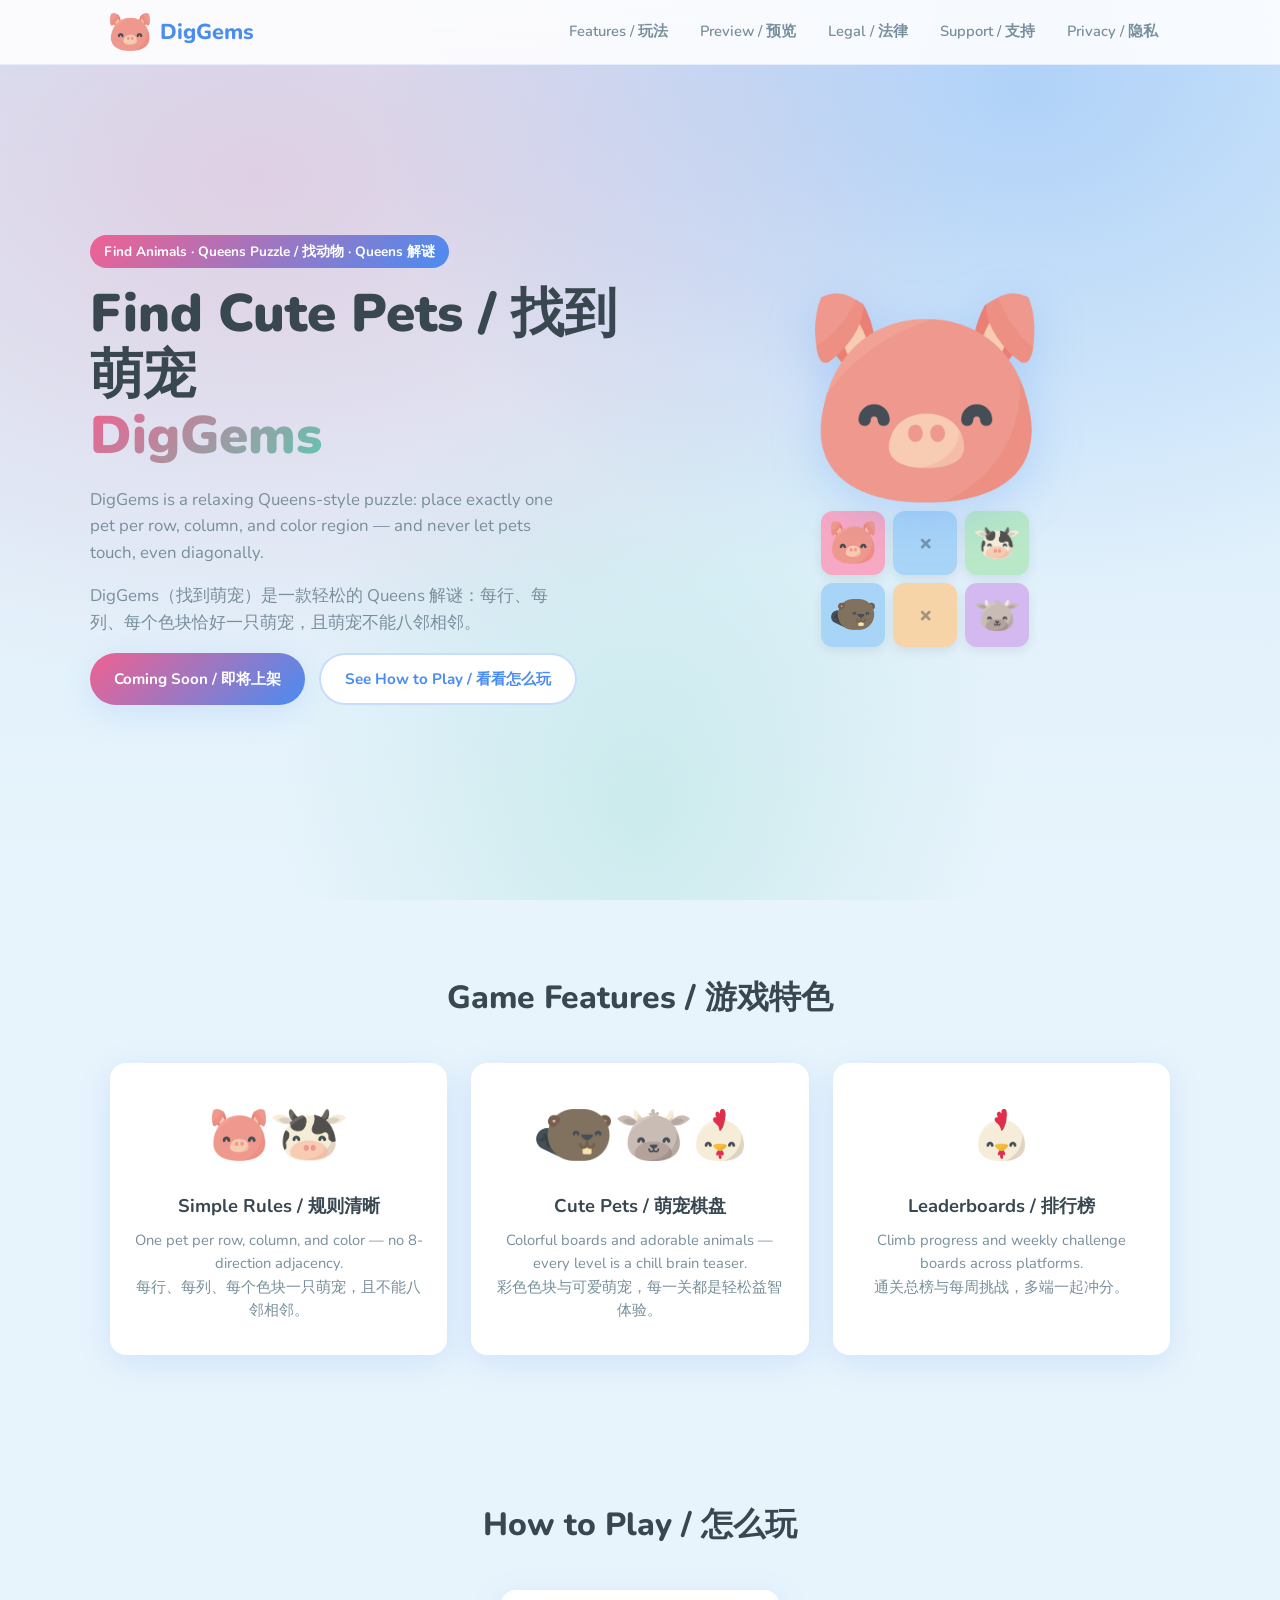
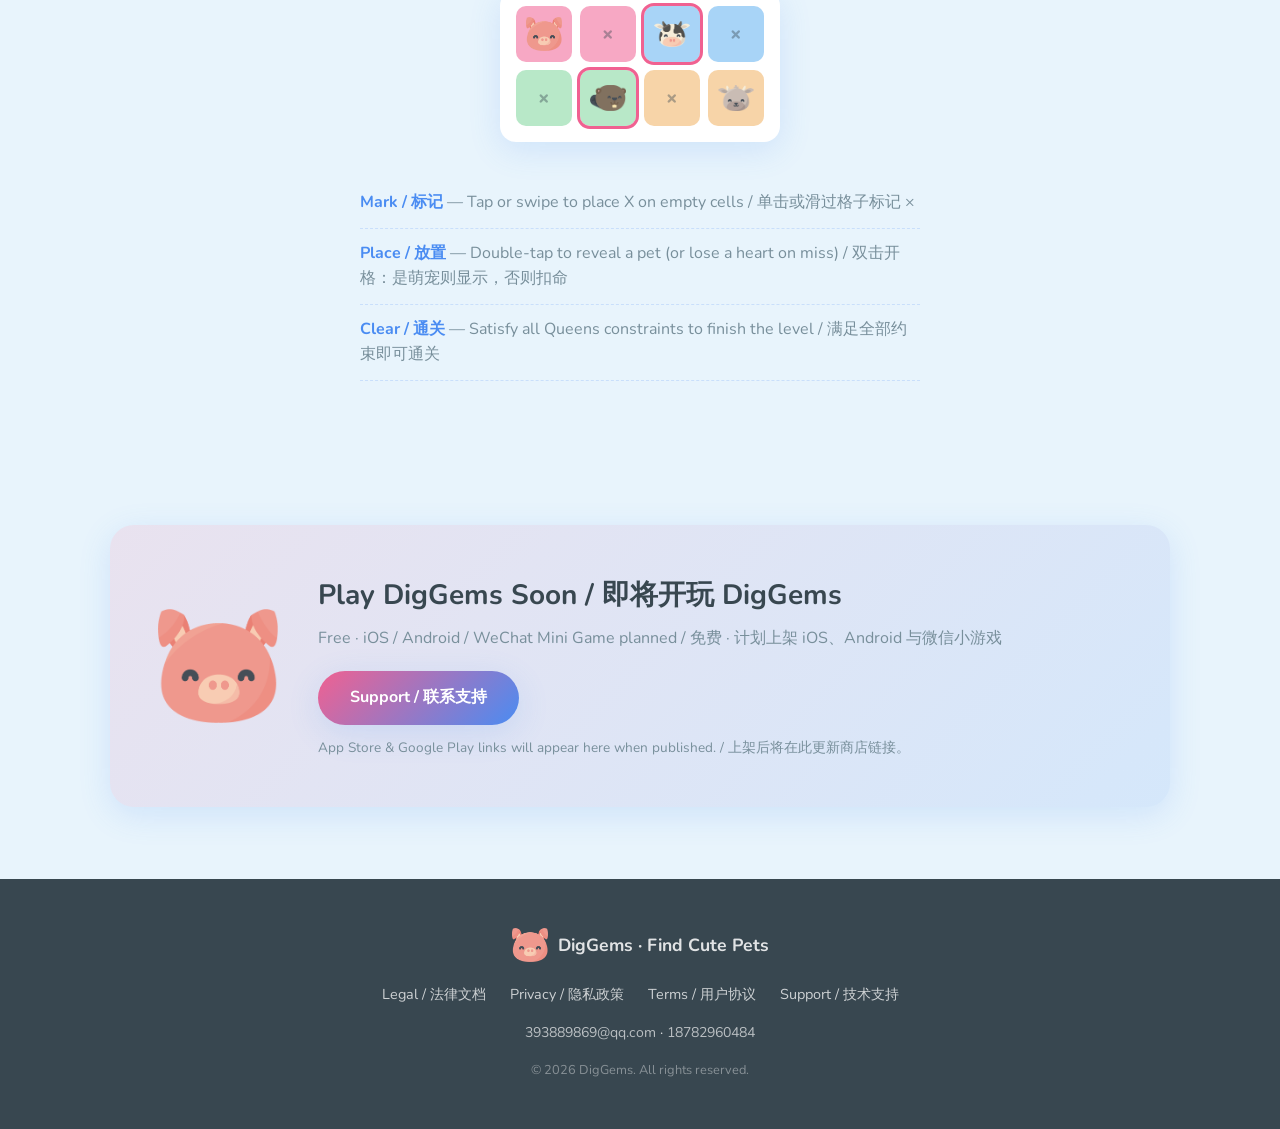
<file: index.html>
<!DOCTYPE html>
<html lang="zh-CN">
<head>
  <meta charset="UTF-8">
  <meta name="viewport" content="width=device-width, initial-scale=1.0">
  <meta name="description" content="DigGems (找到萌宠 / Find Cute Pets) — Queens-style animal puzzle. Place pets with row, column, and color rules. / 找动物 Queens 解谜休闲游戏。">
  <title>DigGems — Find Cute Pets | 找到萌宠</title>
  <link rel="preconnect" href="https://fonts.googleapis.com">
  <link rel="preconnect" href="https://fonts.gstatic.com" crossorigin>
  <link href="https://fonts.googleapis.com/css2?family=Nunito:wght@600;700;800;900&display=swap" rel="stylesheet">
  <link rel="stylesheet" href="game.css">
  <link rel="icon" href="assets/mascot.png">
</head>
<body>
  <header class="site-header">
    <div class="header-inner">
      <a href="index.html" class="logo">
        <img src="assets/mascot.png" alt="DigGems" class="logo-cat">
        <span>DigGems</span>
      </a>
      <nav class="header-nav">
        <a href="index.html#features">Features / 玩法</a>
        <a href="index.html#preview">Preview / 预览</a>
        <a href="legal.html">Legal / 法律</a>
        <a href="support.html">Support / 支持</a>
        <a href="privacy.html">Privacy / 隐私</a>
      </nav>
    </div>
  </header>

  <section class="hero">
    <div class="hero-bg"></div>
    <div class="hero-content">
      <div class="hero-text">
        <p class="hero-tag">Find Animals · Queens Puzzle / 找动物 · Queens 解谜</p>
        <h1>Find Cute Pets / 找到萌宠<br><span class="highlight">DigGems</span></h1>
        <p class="hero-desc">DigGems is a relaxing Queens-style puzzle: place exactly one pet per row, column, and color region — and never let pets touch, even diagonally.</p>
        <p class="hero-desc">DigGems（找到萌宠）是一款轻松的 Queens 解谜：每行、每列、每个色块恰好一只萌宠，且萌宠不能八邻相邻。</p>
        <div class="hero-actions">
          <a href="#download" class="btn btn-primary">Coming Soon / 即将上架</a>
          <a href="#preview" class="btn btn-secondary">See How to Play / 看看怎么玩</a>
        </div>
      </div>
      <div class="hero-mascot">
        <img src="assets/mascot.png" alt="DigGems mascot" class="cat-float">
        <div class="hero-demo-grid" aria-hidden="true">
          <div class="demo-cell" style="--cell:1;background:#f7a8c4"><img src="assets/mascot.png" alt=""></div>
          <div class="demo-cell" style="--cell:2;background:#a8d4f7"><span class="mark-x">×</span></div>
          <div class="demo-cell" style="--cell:3;background:#b8e8c8"><img src="assets/animal2.png" alt=""></div>
          <div class="demo-cell" style="--cell:4;background:#a8d4f7"><img src="assets/animal3.png" alt=""></div>
          <div class="demo-cell" style="--cell:5;background:#f7d4a8"><span class="mark-x">×</span></div>
          <div class="demo-cell" style="--cell:6;background:#d4b8f0"><img src="assets/animal4.png" alt=""></div>
        </div>
      </div>
    </div>
  </section>

  <section id="features" class="section features">
    <h2 class="section-title">Game Features / 游戏特色</h2>
    <div class="feature-grid">
      <article class="feature-card">
        <div class="feature-icon">
          <img src="assets/mascot.png" alt="">
          <img src="assets/animal2.png" alt="">
        </div>
        <h3>Simple Rules / 规则清晰</h3>
        <p>One pet per row, column, and color — no 8-direction adjacency.</p>
        <p>每行、每列、每个色块一只萌宠，且不能八邻相邻。</p>
      </article>
      <article class="feature-card">
        <div class="feature-icon">
          <img src="assets/animal3.png" alt="">
          <img src="assets/animal4.png" alt="">
          <img src="assets/animal5.png" alt="">
        </div>
        <h3>Cute Pets / 萌宠棋盘</h3>
        <p>Colorful boards and adorable animals — every level is a chill brain teaser.</p>
        <p>彩色色块与可爱萌宠，每一关都是轻松益智体验。</p>
      </article>
      <article class="feature-card">
        <div class="feature-icon"><img src="assets/animal5.png" alt=""></div>
        <h3>Leaderboards / 排行榜</h3>
        <p>Climb progress and weekly challenge boards across platforms.</p>
        <p>通关总榜与每周挑战，多端一起冲分。</p>
      </article>
    </div>
  </section>

  <section id="preview" class="section preview">
    <h2 class="section-title">How to Play / 怎么玩</h2>
    <div class="preview-board" aria-hidden="true">
      <div class="board-row">
        <div class="board-cell" style="background:#f7a8c4"><img src="assets/mascot.png" alt=""></div>
        <div class="board-cell" style="background:#f7a8c4"><span class="mark-x">×</span></div>
        <div class="board-cell highlight" style="background:#a8d4f7"><img src="assets/animal2.png" alt=""></div>
        <div class="board-cell" style="background:#a8d4f7"><span class="mark-x">×</span></div>
      </div>
      <div class="board-row">
        <div class="board-cell" style="background:#b8e8c8"><span class="mark-x">×</span></div>
        <div class="board-cell highlight" style="background:#b8e8c8"><img src="assets/animal3.png" alt=""></div>
        <div class="board-cell" style="background:#f7d4a8"><span class="mark-x">×</span></div>
        <div class="board-cell" style="background:#f7d4a8"><img src="assets/animal4.png" alt=""></div>
      </div>
    </div>
    <ol class="howto-steps">
      <li><strong>Mark / 标记</strong> — Tap or swipe to place X on empty cells / 单击或滑过格子标记 ×</li>
      <li><strong>Place / 放置</strong> — Double-tap to reveal a pet (or lose a heart on miss) / 双击开格：是萌宠则显示，否则扣命</li>
      <li><strong>Clear / 通关</strong> — Satisfy all Queens constraints to finish the level / 满足全部约束即可通关</li>
    </ol>
  </section>

  <section id="download" class="section download">
    <div class="download-card">
      <img src="assets/mascot.png" alt="DigGems" class="download-cat">
      <div>
        <h2>Play DigGems Soon / 即将开玩 DigGems</h2>
        <p>Free · iOS / Android / WeChat Mini Game planned / 免费 · 计划上架 iOS、Android 与微信小游戏</p>
        <a href="support.html" class="btn btn-primary btn-lg">Support / 联系支持</a>
        <p class="download-note">App Store &amp; Google Play links will appear here when published. / 上架后将在此更新商店链接。</p>
      </div>
    </div>
  </section>

  <footer class="site-footer">
    <div class="footer-inner">
      <div class="footer-brand">
        <img src="assets/mascot.png" alt="" class="footer-cat">
        <span>DigGems · Find Cute Pets</span>
      </div>
      <div class="footer-links">
        <a href="legal.html">Legal / 法律文档</a>
        <a href="privacy.html">Privacy / 隐私政策</a>
        <a href="terms.html">Terms / 用户协议</a>
        <a href="support.html">Support / 技术支持</a>
      </div>
      <div class="footer-contact">
        <a href="mailto:393889869@qq.com">393889869@qq.com</a>
        <span>·</span>
        <a href="tel:+8618782960484">18782960484</a>
      </div>
      <p class="footer-copy">&copy; 2026 DigGems. All rights reserved.</p>
    </div>
  </footer>
</body>
</html>
</file>
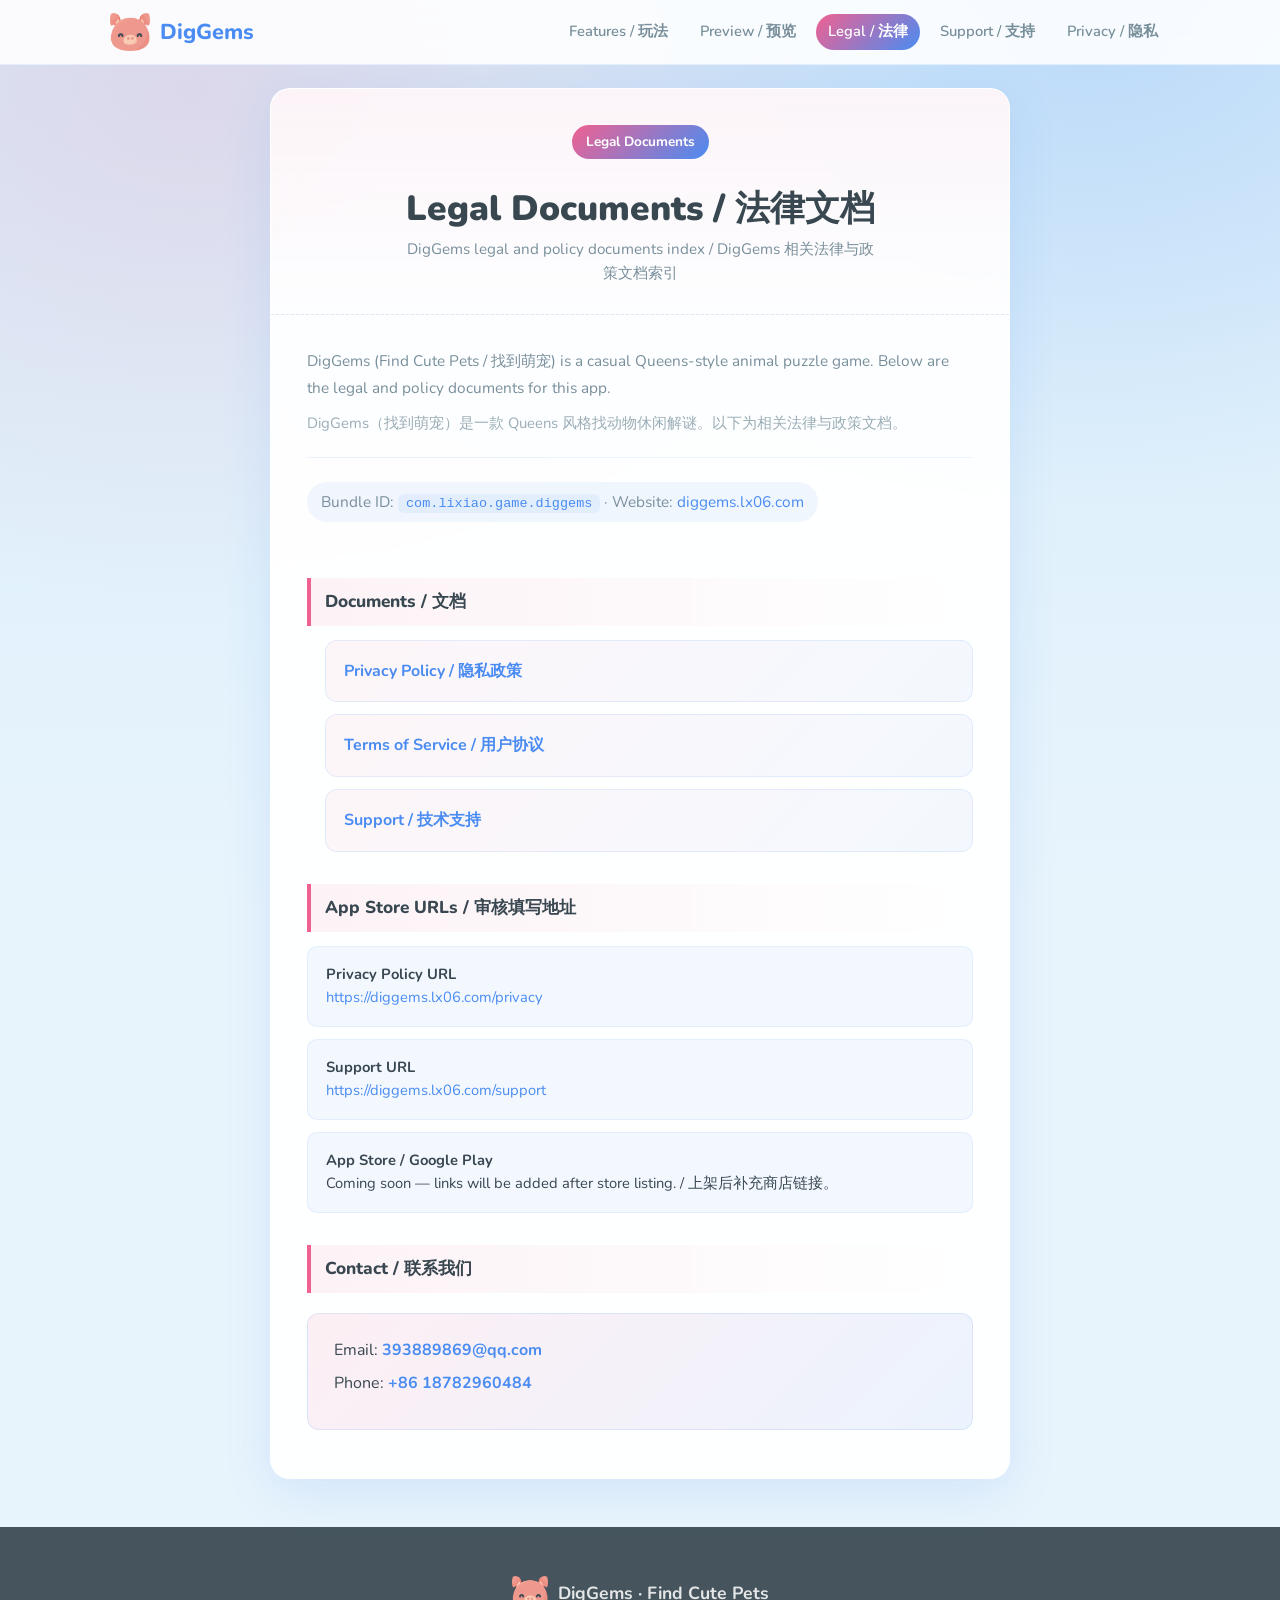
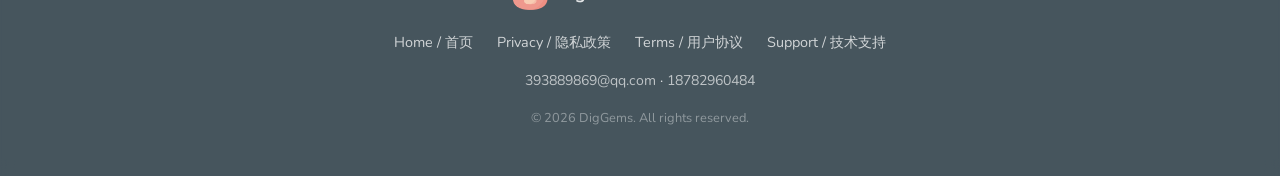
<file: legal.html>
<!DOCTYPE html>
<html lang="zh-CN">
<head>
  <meta charset="UTF-8">
  <meta name="viewport" content="width=device-width, initial-scale=1.0">
  <title>DigGems — Legal Documents</title>
  <link href="https://fonts.googleapis.com/css2?family=Nunito:wght@600;700;800;900&display=swap" rel="stylesheet">
  <link rel="stylesheet" href="game.css">
  <link rel="icon" href="assets/mascot.png">
</head>
<body class="subpage">
  <div class="page-shell">
    <div class="page-bg" aria-hidden="true"></div>
    <header class="site-header">
      <div class="header-inner">
        <a href="index.html" class="logo">
          <img src="assets/mascot.png" alt="DigGems" class="logo-cat">
          <span>DigGems</span>
        </a>
        <nav class="header-nav">
          <a href="index.html#features">Features / 玩法</a>
          <a href="index.html#preview">Preview / 预览</a>
          <a href="legal.html" class="active">Legal / 法律</a>
          <a href="support.html">Support / 支持</a>
          <a href="privacy.html">Privacy / 隐私</a>
        </nav>
      </div>
    </header>

    <main class="page-center">
      <article class="page-card">
        <header class="page-card-head">
          <p class="hero-tag">Legal Documents</p>
          <h1>Legal Documents / 法律文档</h1>
          <p class="page-subtitle">DigGems legal and policy documents index / DigGems 相关法律与政策文档索引</p>
        </header>
        <div class="page-body">
          <p>DigGems (Find Cute Pets / 找到萌宠) is a casual Queens-style animal puzzle game. Below are the legal and policy documents for this app.</p>
          <p>DigGems（找到萌宠）是一款 Queens 风格找动物休闲解谜。以下为相关法律与政策文档。</p>
          <p class="page-meta">Bundle ID: <code>com.lixiao.game.diggems</code> · Website: <a href="https://diggems.lx06.com">diggems.lx06.com</a></p>

          <h2>Documents / 文档</h2>
          <ul class="doc-list">
            <li><a href="privacy.html">Privacy Policy / 隐私政策</a></li>
            <li><a href="terms.html">Terms of Service / 用户协议</a></li>
            <li><a href="support.html">Support / 技术支持</a></li>
          </ul>

          <h2>App Store URLs / 审核填写地址</h2>
          <div class="url-box">
            <strong>Privacy Policy URL</strong><br>
            <a href="https://diggems.lx06.com/privacy">https://diggems.lx06.com/privacy</a>
          </div>
          <div class="url-box">
            <strong>Support URL</strong><br>
            <a href="https://diggems.lx06.com/support">https://diggems.lx06.com/support</a>
          </div>
          <div class="url-box">
            <strong>App Store / Google Play</strong><br>
            Coming soon — links will be added after store listing. / 上架后补充商店链接。
          </div>

          <h2>Contact / 联系我们</h2>
          <div class="contact-box">
            <p>Email: <a href="mailto:393889869@qq.com">393889869@qq.com</a></p>
            <p>Phone: <a href="tel:+8618782960484">+86 18782960484</a></p>
          </div>
        </div>
      </article>
    </main>

    <footer class="site-footer">
      <div class="footer-inner">
        <div class="footer-brand">
          <img src="assets/mascot.png" alt="" class="footer-cat">
          <span>DigGems · Find Cute Pets</span>
        </div>
        <div class="footer-links">
          <a href="index.html">Home / 首页</a>
          <a href="privacy.html">Privacy / 隐私政策</a>
          <a href="terms.html">Terms / 用户协议</a>
          <a href="support.html">Support / 技术支持</a>
        </div>
        <div class="footer-contact">
          <a href="mailto:393889869@qq.com">393889869@qq.com</a>
          <span>·</span>
          <a href="tel:+8618782960484">18782960484</a>
        </div>
        <p class="footer-copy">&copy; 2026 DigGems. All rights reserved.</p>
      </div>
    </footer>
  </div>
</body>
</html>
</file>
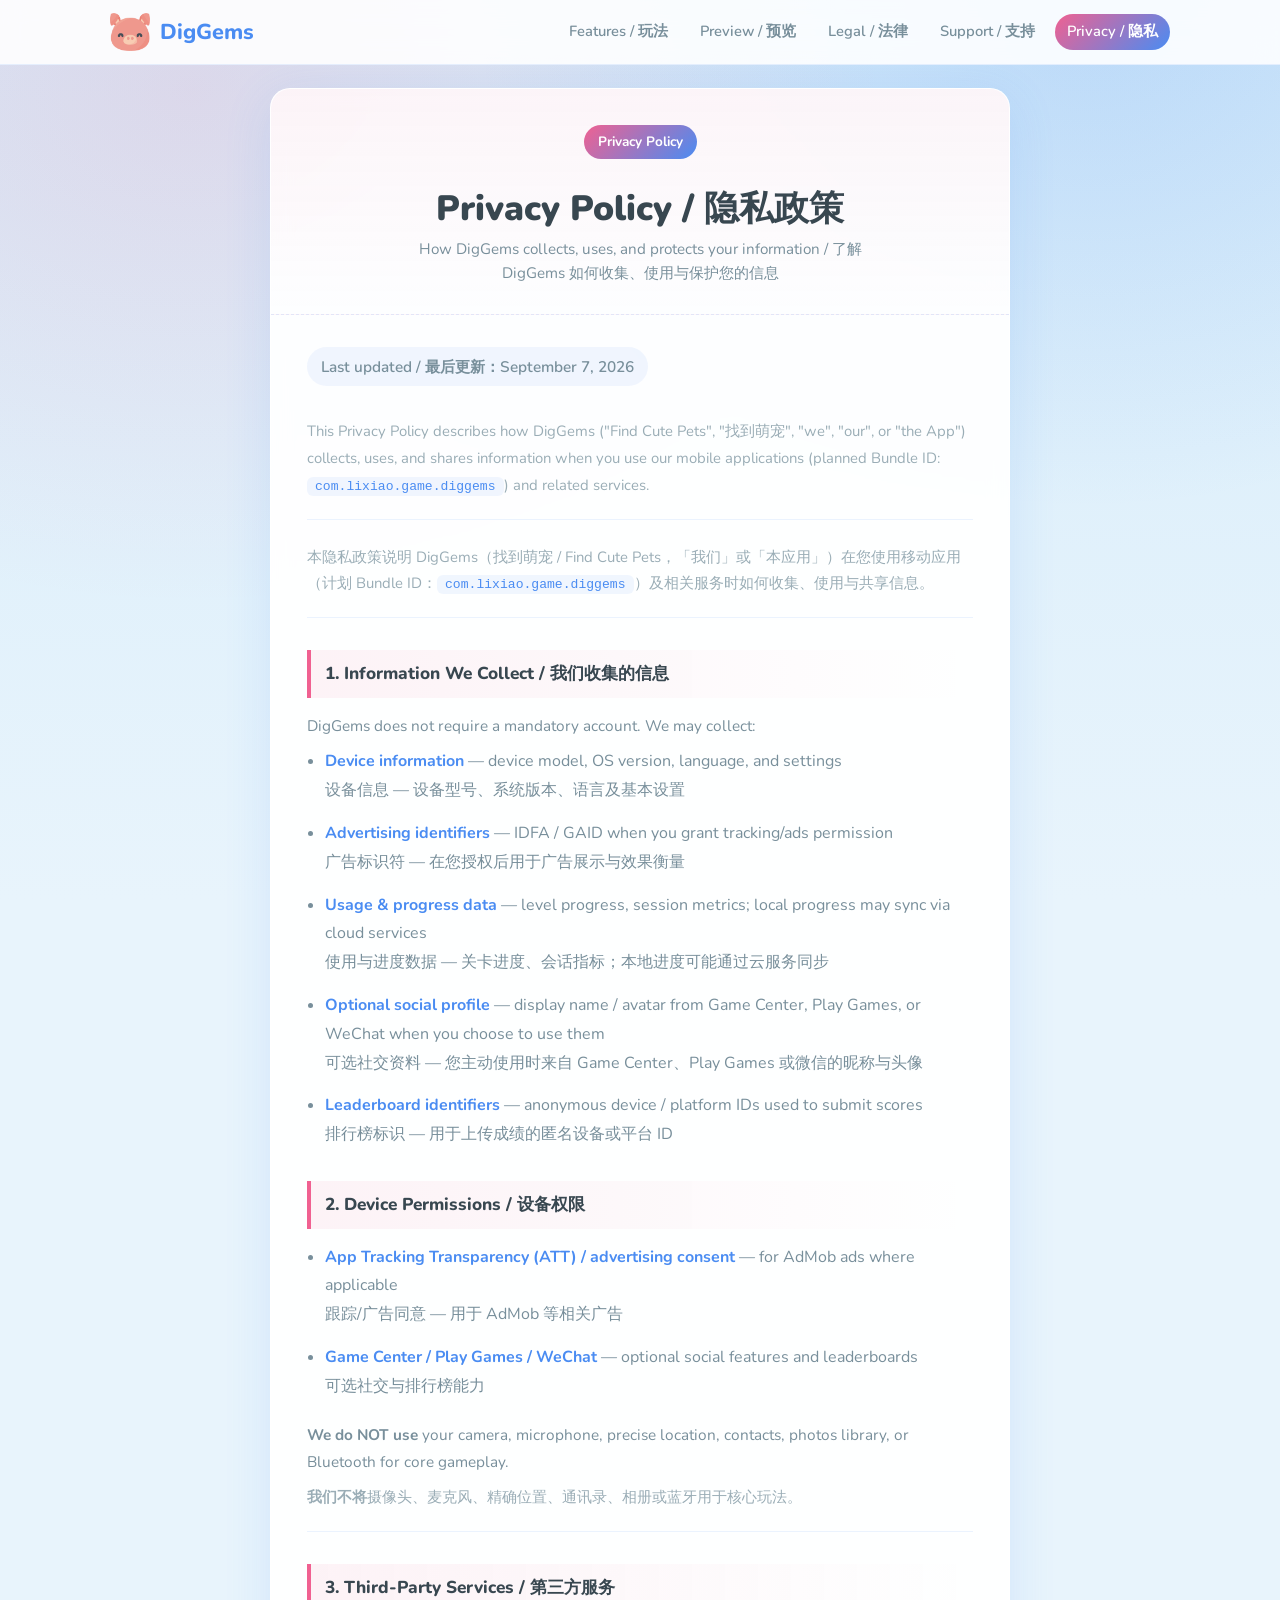
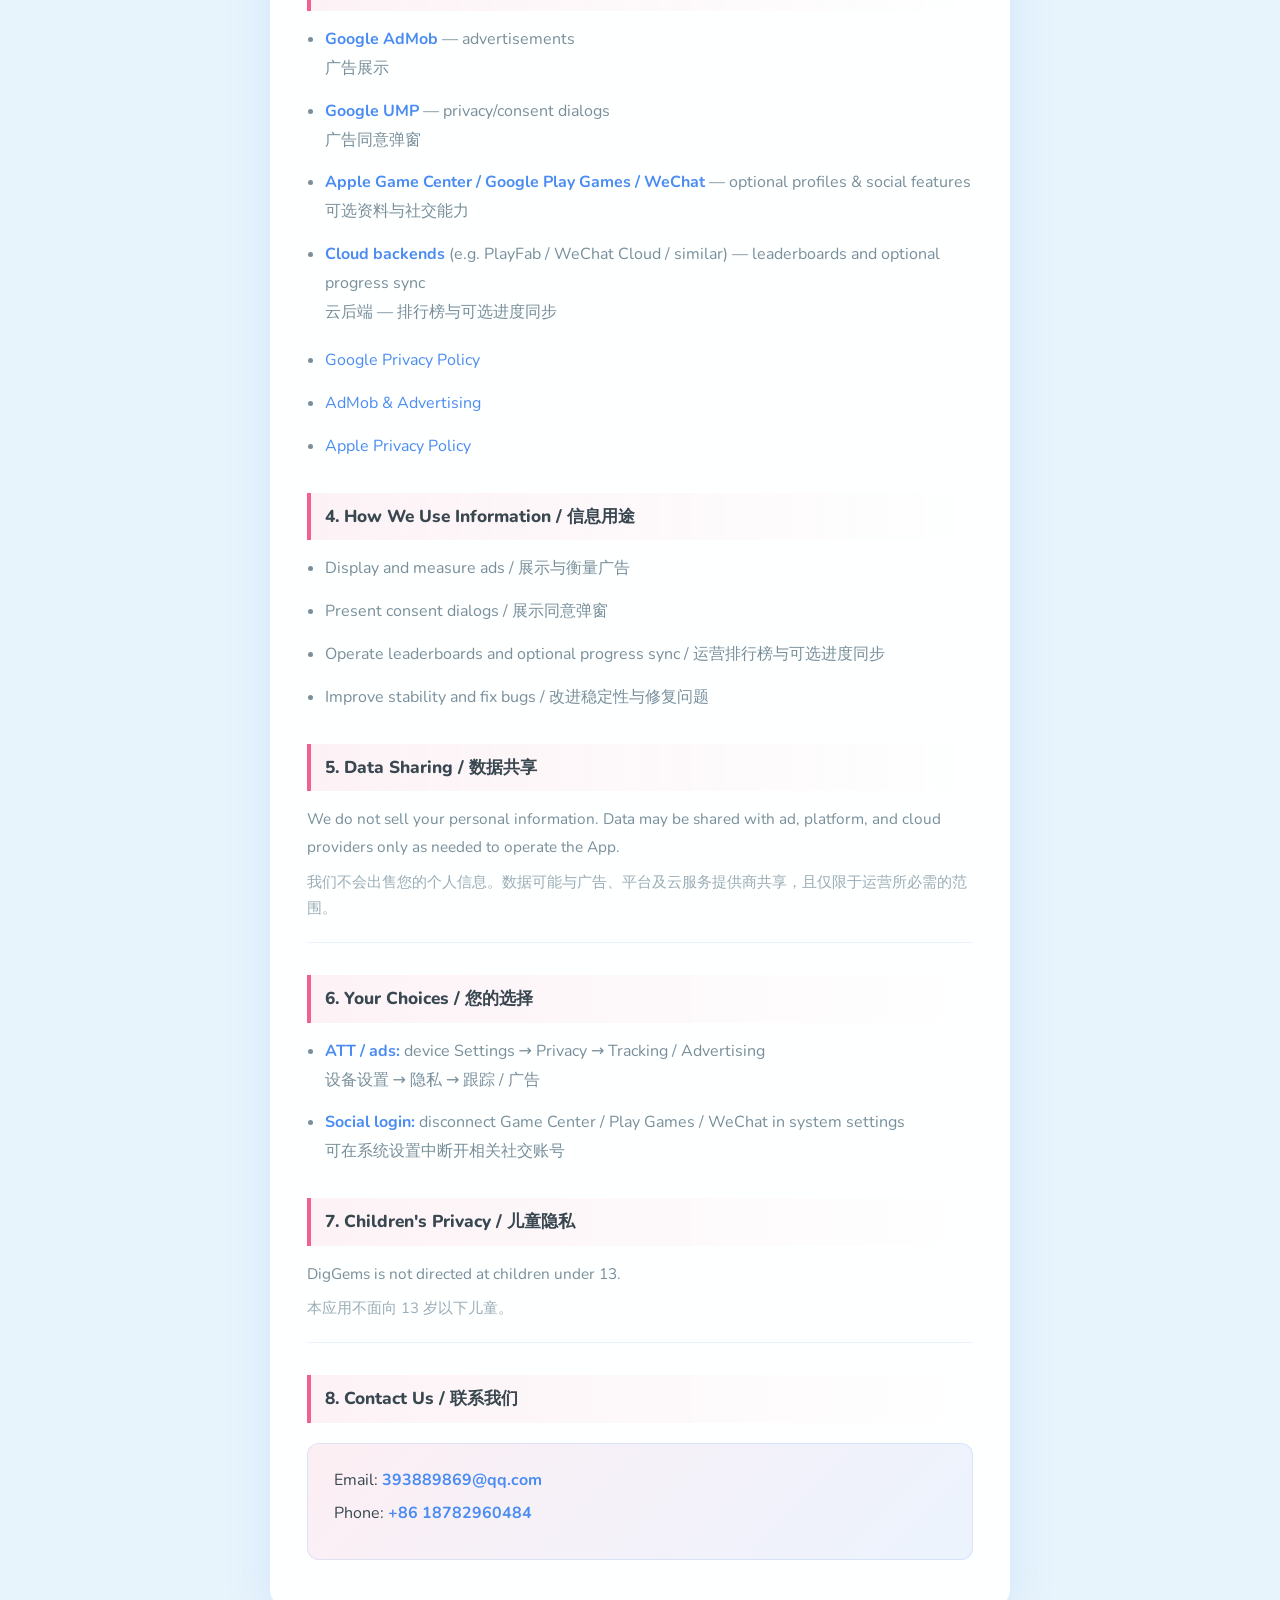
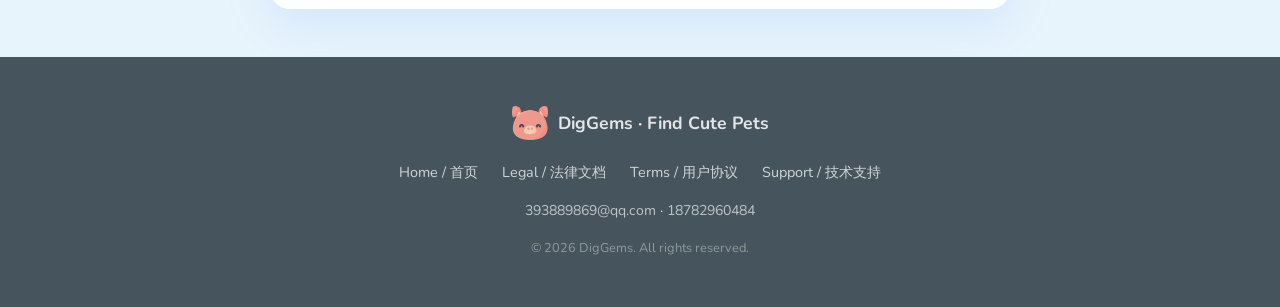
<file: privacy.html>
<!DOCTYPE html>
<html lang="zh-CN">
<head>
  <meta charset="UTF-8">
  <meta name="viewport" content="width=device-width, initial-scale=1.0">
  <title>DigGems — Privacy Policy</title>
  <link href="https://fonts.googleapis.com/css2?family=Nunito:wght@600;700;800;900&display=swap" rel="stylesheet">
  <link rel="stylesheet" href="game.css">
  <link rel="icon" href="assets/mascot.png">
</head>
<body class="subpage">
  <div class="page-shell">
    <div class="page-bg" aria-hidden="true"></div>
    <header class="site-header">
      <div class="header-inner">
        <a href="index.html" class="logo">
          <img src="assets/mascot.png" alt="DigGems" class="logo-cat">
          <span>DigGems</span>
        </a>
        <nav class="header-nav">
          <a href="index.html#features">Features / 玩法</a>
          <a href="index.html#preview">Preview / 预览</a>
          <a href="legal.html">Legal / 法律</a>
          <a href="support.html">Support / 支持</a>
          <a href="privacy.html" class="active">Privacy / 隐私</a>
        </nav>
      </div>
    </header>

    <main class="page-center">
      <article class="page-card">
        <header class="page-card-head">
          <p class="hero-tag">Privacy Policy</p>
          <h1>Privacy Policy / 隐私政策</h1>
          <p class="page-subtitle">How DigGems collects, uses, and protects your information / 了解 DigGems 如何收集、使用与保护您的信息</p>
        </header>
        <div class="page-body">
          <p class="page-meta"><em>Last updated / 最后更新：September 7, 2026</em></p>

          <p>This Privacy Policy describes how DigGems ("Find Cute Pets", "找到萌宠", "we", "our", or "the App") collects, uses, and shares information when you use our mobile applications (planned Bundle ID: <code>com.lixiao.game.diggems</code>) and related services.</p>
          <p>本隐私政策说明 DigGems（找到萌宠 / Find Cute Pets，「我们」或「本应用」）在您使用移动应用（计划 Bundle ID：<code>com.lixiao.game.diggems</code>）及相关服务时如何收集、使用与共享信息。</p>

          <h2>1. Information We Collect / 我们收集的信息</h2>
          <p>DigGems does not require a mandatory account. We may collect:</p>
          <ul>
            <li><strong>Device information</strong> — device model, OS version, language, and settings<br>设备信息 — 设备型号、系统版本、语言及基本设置</li>
            <li><strong>Advertising identifiers</strong> — IDFA / GAID when you grant tracking/ads permission<br>广告标识符 — 在您授权后用于广告展示与效果衡量</li>
            <li><strong>Usage &amp; progress data</strong> — level progress, session metrics; local progress may sync via cloud services<br>使用与进度数据 — 关卡进度、会话指标；本地进度可能通过云服务同步</li>
            <li><strong>Optional social profile</strong> — display name / avatar from Game Center, Play Games, or WeChat when you choose to use them<br>可选社交资料 — 您主动使用时来自 Game Center、Play Games 或微信的昵称与头像</li>
            <li><strong>Leaderboard identifiers</strong> — anonymous device / platform IDs used to submit scores<br>排行榜标识 — 用于上传成绩的匿名设备或平台 ID</li>
          </ul>

          <h2>2. Device Permissions / 设备权限</h2>
          <ul>
            <li><strong>App Tracking Transparency (ATT) / advertising consent</strong> — for AdMob ads where applicable<br>跟踪/广告同意 — 用于 AdMob 等相关广告</li>
            <li><strong>Game Center / Play Games / WeChat</strong> — optional social features and leaderboards<br>可选社交与排行榜能力</li>
          </ul>
          <p><strong>We do NOT use</strong> your camera, microphone, precise location, contacts, photos library, or Bluetooth for core gameplay.</p>
          <p><strong>我们不将</strong>摄像头、麦克风、精确位置、通讯录、相册或蓝牙用于核心玩法。</p>

          <h2>3. Third-Party Services / 第三方服务</h2>
          <ul>
            <li><strong>Google AdMob</strong> — advertisements<br>广告展示</li>
            <li><strong>Google UMP</strong> — privacy/consent dialogs<br>广告同意弹窗</li>
            <li><strong>Apple Game Center / Google Play Games / WeChat</strong> — optional profiles &amp; social features<br>可选资料与社交能力</li>
            <li><strong>Cloud backends</strong> (e.g. PlayFab / WeChat Cloud / similar) — leaderboards and optional progress sync<br>云后端 — 排行榜与可选进度同步</li>
          </ul>
          <ul>
            <li><a href="https://policies.google.com/privacy" target="_blank" rel="noopener">Google Privacy Policy</a></li>
            <li><a href="https://support.google.com/admob/answer/6128543" target="_blank" rel="noopener">AdMob &amp; Advertising</a></li>
            <li><a href="https://www.apple.com/legal/privacy/" target="_blank" rel="noopener">Apple Privacy Policy</a></li>
          </ul>

          <h2>4. How We Use Information / 信息用途</h2>
          <ul>
            <li>Display and measure ads / 展示与衡量广告</li>
            <li>Present consent dialogs / 展示同意弹窗</li>
            <li>Operate leaderboards and optional progress sync / 运营排行榜与可选进度同步</li>
            <li>Improve stability and fix bugs / 改进稳定性与修复问题</li>
          </ul>

          <h2>5. Data Sharing / 数据共享</h2>
          <p>We do not sell your personal information. Data may be shared with ad, platform, and cloud providers only as needed to operate the App.</p>
          <p>我们不会出售您的个人信息。数据可能与广告、平台及云服务提供商共享，且仅限于运营所必需的范围。</p>

          <h2>6. Your Choices / 您的选择</h2>
          <ul>
            <li><strong>ATT / ads:</strong> device Settings → Privacy → Tracking / Advertising<br>设备设置 → 隐私 → 跟踪 / 广告</li>
            <li><strong>Social login:</strong> disconnect Game Center / Play Games / WeChat in system settings<br>可在系统设置中断开相关社交账号</li>
          </ul>

          <h2>7. Children's Privacy / 儿童隐私</h2>
          <p>DigGems is not directed at children under 13.</p>
          <p>本应用不面向 13 岁以下儿童。</p>

          <h2>8. Contact Us / 联系我们</h2>
          <div class="contact-box">
            <p>Email: <a href="mailto:393889869@qq.com">393889869@qq.com</a></p>
            <p>Phone: <a href="tel:+8618782960484">+86 18782960484</a></p>
          </div>
        </div>
      </article>
    </main>

    <footer class="site-footer">
      <div class="footer-inner">
        <div class="footer-brand">
          <img src="assets/mascot.png" alt="" class="footer-cat">
          <span>DigGems · Find Cute Pets</span>
        </div>
        <div class="footer-links">
          <a href="index.html">Home / 首页</a>
          <a href="legal.html">Legal / 法律文档</a>
          <a href="terms.html">Terms / 用户协议</a>
          <a href="support.html">Support / 技术支持</a>
        </div>
        <div class="footer-contact">
          <a href="mailto:393889869@qq.com">393889869@qq.com</a>
          <span>·</span>
          <a href="tel:+8618782960484">18782960484</a>
        </div>
        <p class="footer-copy">&copy; 2026 DigGems. All rights reserved.</p>
      </div>
    </footer>
  </div>
</body>
</html>
</file>
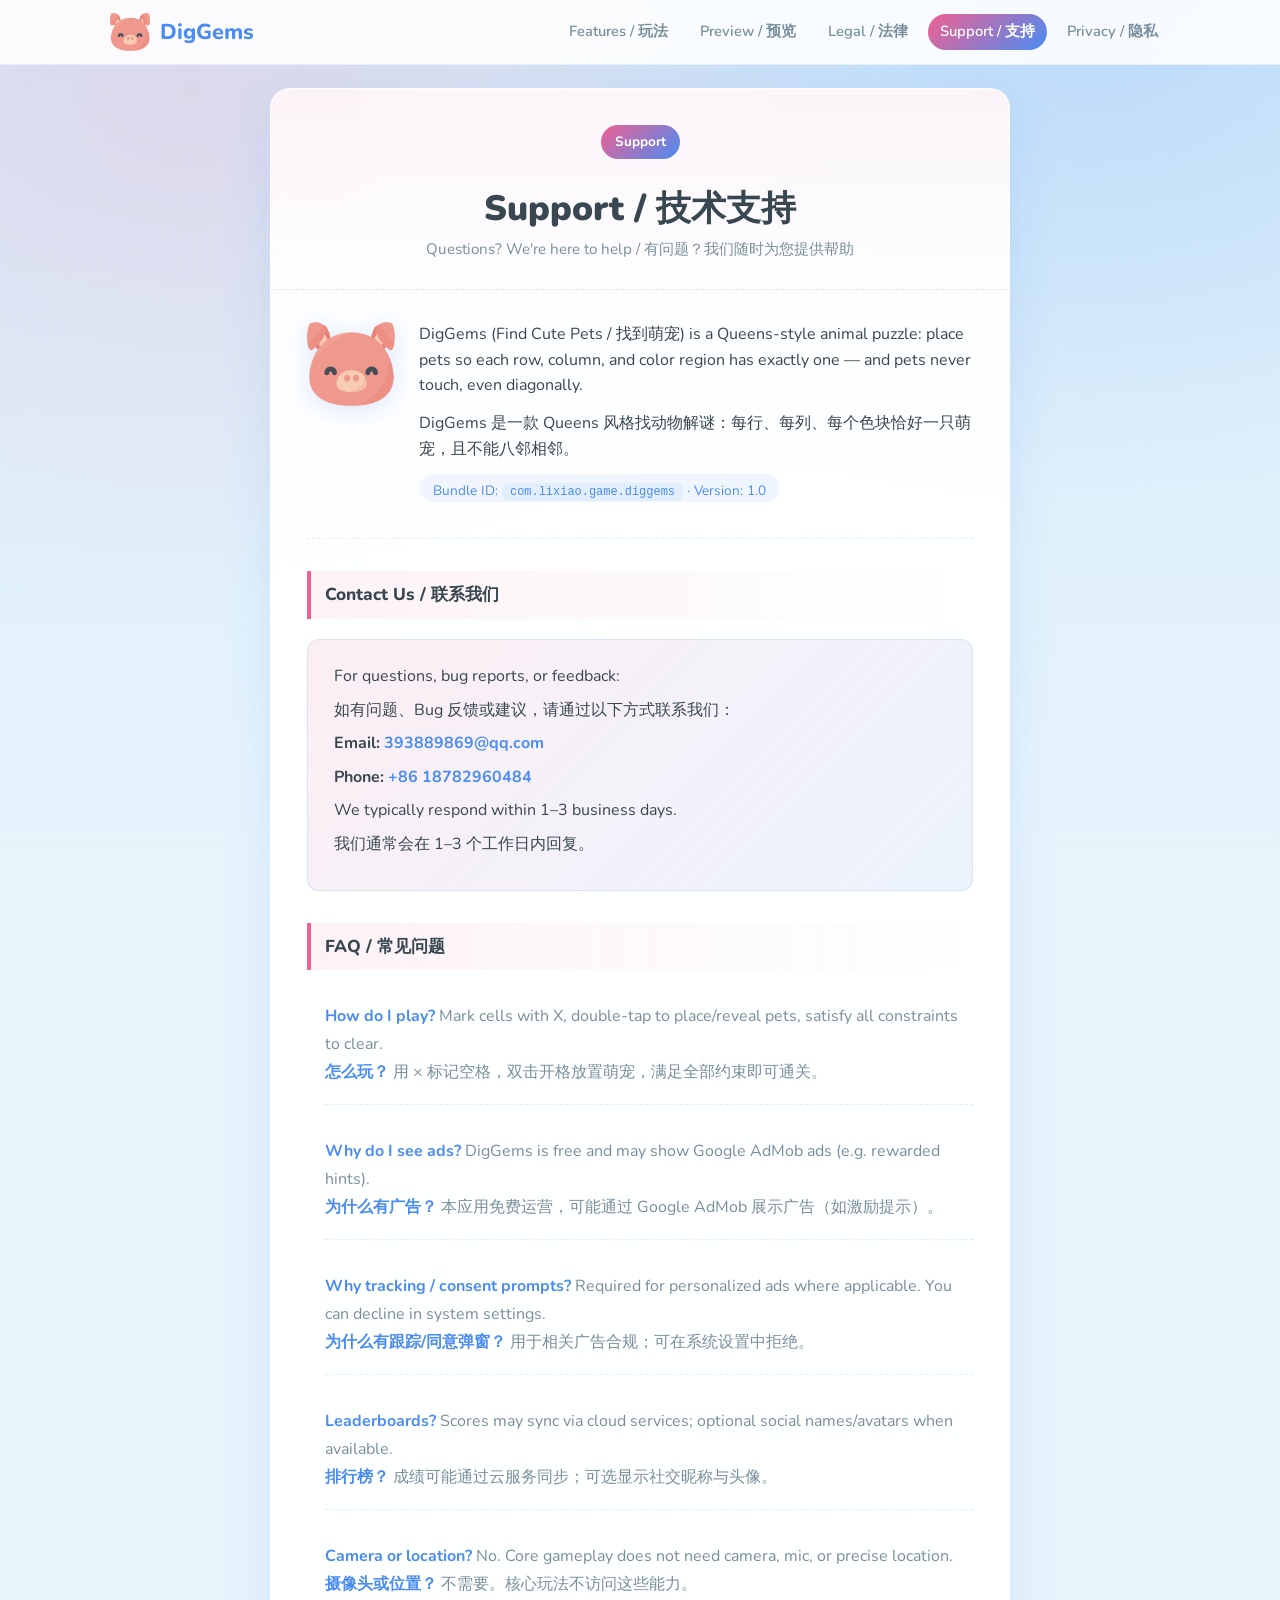
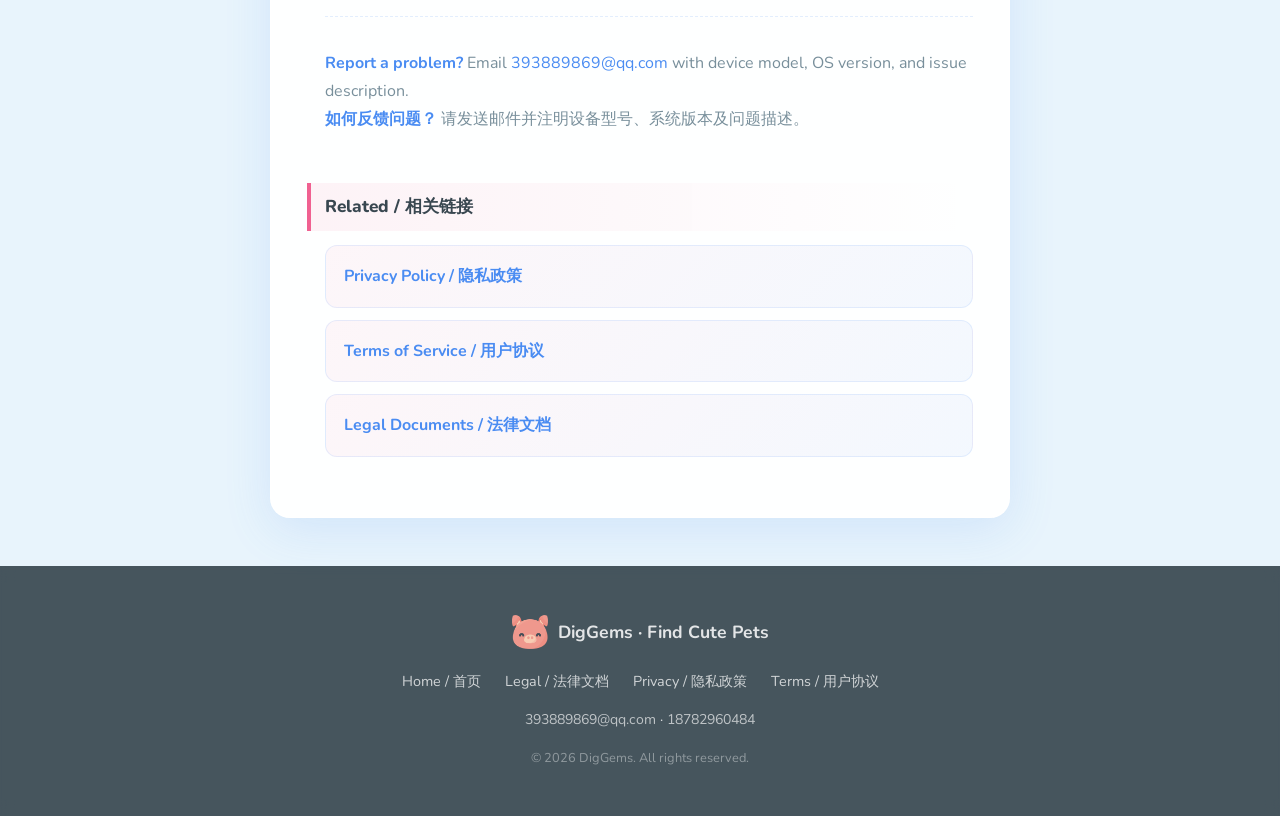
<file: support.html>
<!DOCTYPE html>
<html lang="zh-CN">
<head>
  <meta charset="UTF-8">
  <meta name="viewport" content="width=device-width, initial-scale=1.0">
  <title>DigGems — Support</title>
  <link href="https://fonts.googleapis.com/css2?family=Nunito:wght@600;700;800;900&display=swap" rel="stylesheet">
  <link rel="stylesheet" href="game.css">
  <link rel="icon" href="assets/mascot.png">
</head>
<body class="subpage">
  <div class="page-shell">
    <div class="page-bg" aria-hidden="true"></div>
    <header class="site-header">
      <div class="header-inner">
        <a href="index.html" class="logo">
          <img src="assets/mascot.png" alt="DigGems" class="logo-cat">
          <span>DigGems</span>
        </a>
        <nav class="header-nav">
          <a href="index.html#features">Features / 玩法</a>
          <a href="index.html#preview">Preview / 预览</a>
          <a href="legal.html">Legal / 法律</a>
          <a href="support.html" class="active">Support / 支持</a>
          <a href="privacy.html">Privacy / 隐私</a>
        </nav>
      </div>
    </header>

    <main class="page-center">
      <article class="page-card">
        <header class="page-card-head">
          <p class="hero-tag">Support</p>
          <h1>Support / 技术支持</h1>
          <p class="page-subtitle">Questions? We're here to help / 有问题？我们随时为您提供帮助</p>
        </header>
        <div class="page-body">
          <div class="support-intro">
            <img src="assets/mascot.png" alt="DigGems mascot" class="support-cat">
            <div>
              <p>DigGems (Find Cute Pets / 找到萌宠) is a Queens-style animal puzzle: place pets so each row, column, and color region has exactly one — and pets never touch, even diagonally.</p>
              <p>DigGems 是一款 Queens 风格找动物解谜：每行、每列、每个色块恰好一只萌宠，且不能八邻相邻。</p>
              <p class="page-meta">Bundle ID: <code>com.lixiao.game.diggems</code> · Version: 1.0</p>
            </div>
          </div>

          <h2>Contact Us / 联系我们</h2>
          <div class="contact-box">
            <p>For questions, bug reports, or feedback:</p>
            <p>如有问题、Bug 反馈或建议，请通过以下方式联系我们：</p>
            <p><strong>Email:</strong> <a href="mailto:393889869@qq.com">393889869@qq.com</a></p>
            <p><strong>Phone:</strong> <a href="tel:+8618782960484">+86 18782960484</a></p>
            <p>We typically respond within 1–3 business days.</p>
            <p>我们通常会在 1–3 个工作日内回复。</p>
          </div>

          <h2>FAQ / 常见问题</h2>
          <ul class="faq-list">
            <li><strong>How do I play?</strong> Mark cells with X, double-tap to place/reveal pets, satisfy all constraints to clear.<br>
              <strong>怎么玩？</strong> 用 × 标记空格，双击开格放置萌宠，满足全部约束即可通关。</li>
            <li><strong>Why do I see ads?</strong> DigGems is free and may show Google AdMob ads (e.g. rewarded hints).<br>
              <strong>为什么有广告？</strong> 本应用免费运营，可能通过 Google AdMob 展示广告（如激励提示）。</li>
            <li><strong>Why tracking / consent prompts?</strong> Required for personalized ads where applicable. You can decline in system settings.<br>
              <strong>为什么有跟踪/同意弹窗？</strong> 用于相关广告合规；可在系统设置中拒绝。</li>
            <li><strong>Leaderboards?</strong> Scores may sync via cloud services; optional social names/avatars when available.<br>
              <strong>排行榜？</strong> 成绩可能通过云服务同步；可选显示社交昵称与头像。</li>
            <li><strong>Camera or location?</strong> No. Core gameplay does not need camera, mic, or precise location.<br>
              <strong>摄像头或位置？</strong> 不需要。核心玩法不访问这些能力。</li>
            <li><strong>Report a problem?</strong> Email <a href="mailto:393889869@qq.com">393889869@qq.com</a> with device model, OS version, and issue description.<br>
              <strong>如何反馈问题？</strong> 请发送邮件并注明设备型号、系统版本及问题描述。</li>
          </ul>

          <h2>Related / 相关链接</h2>
          <ul class="doc-list">
            <li><a href="privacy.html">Privacy Policy / 隐私政策</a></li>
            <li><a href="terms.html">Terms of Service / 用户协议</a></li>
            <li><a href="legal.html">Legal Documents / 法律文档</a></li>
          </ul>
        </div>
      </article>
    </main>

    <footer class="site-footer">
      <div class="footer-inner">
        <div class="footer-brand">
          <img src="assets/mascot.png" alt="" class="footer-cat">
          <span>DigGems · Find Cute Pets</span>
        </div>
        <div class="footer-links">
          <a href="index.html">Home / 首页</a>
          <a href="legal.html">Legal / 法律文档</a>
          <a href="privacy.html">Privacy / 隐私政策</a>
          <a href="terms.html">Terms / 用户协议</a>
        </div>
        <div class="footer-contact">
          <a href="mailto:393889869@qq.com">393889869@qq.com</a>
          <span>·</span>
          <a href="tel:+8618782960484">18782960484</a>
        </div>
        <p class="footer-copy">&copy; 2026 DigGems. All rights reserved.</p>
      </div>
    </footer>
  </div>
</body>
</html>
</file>
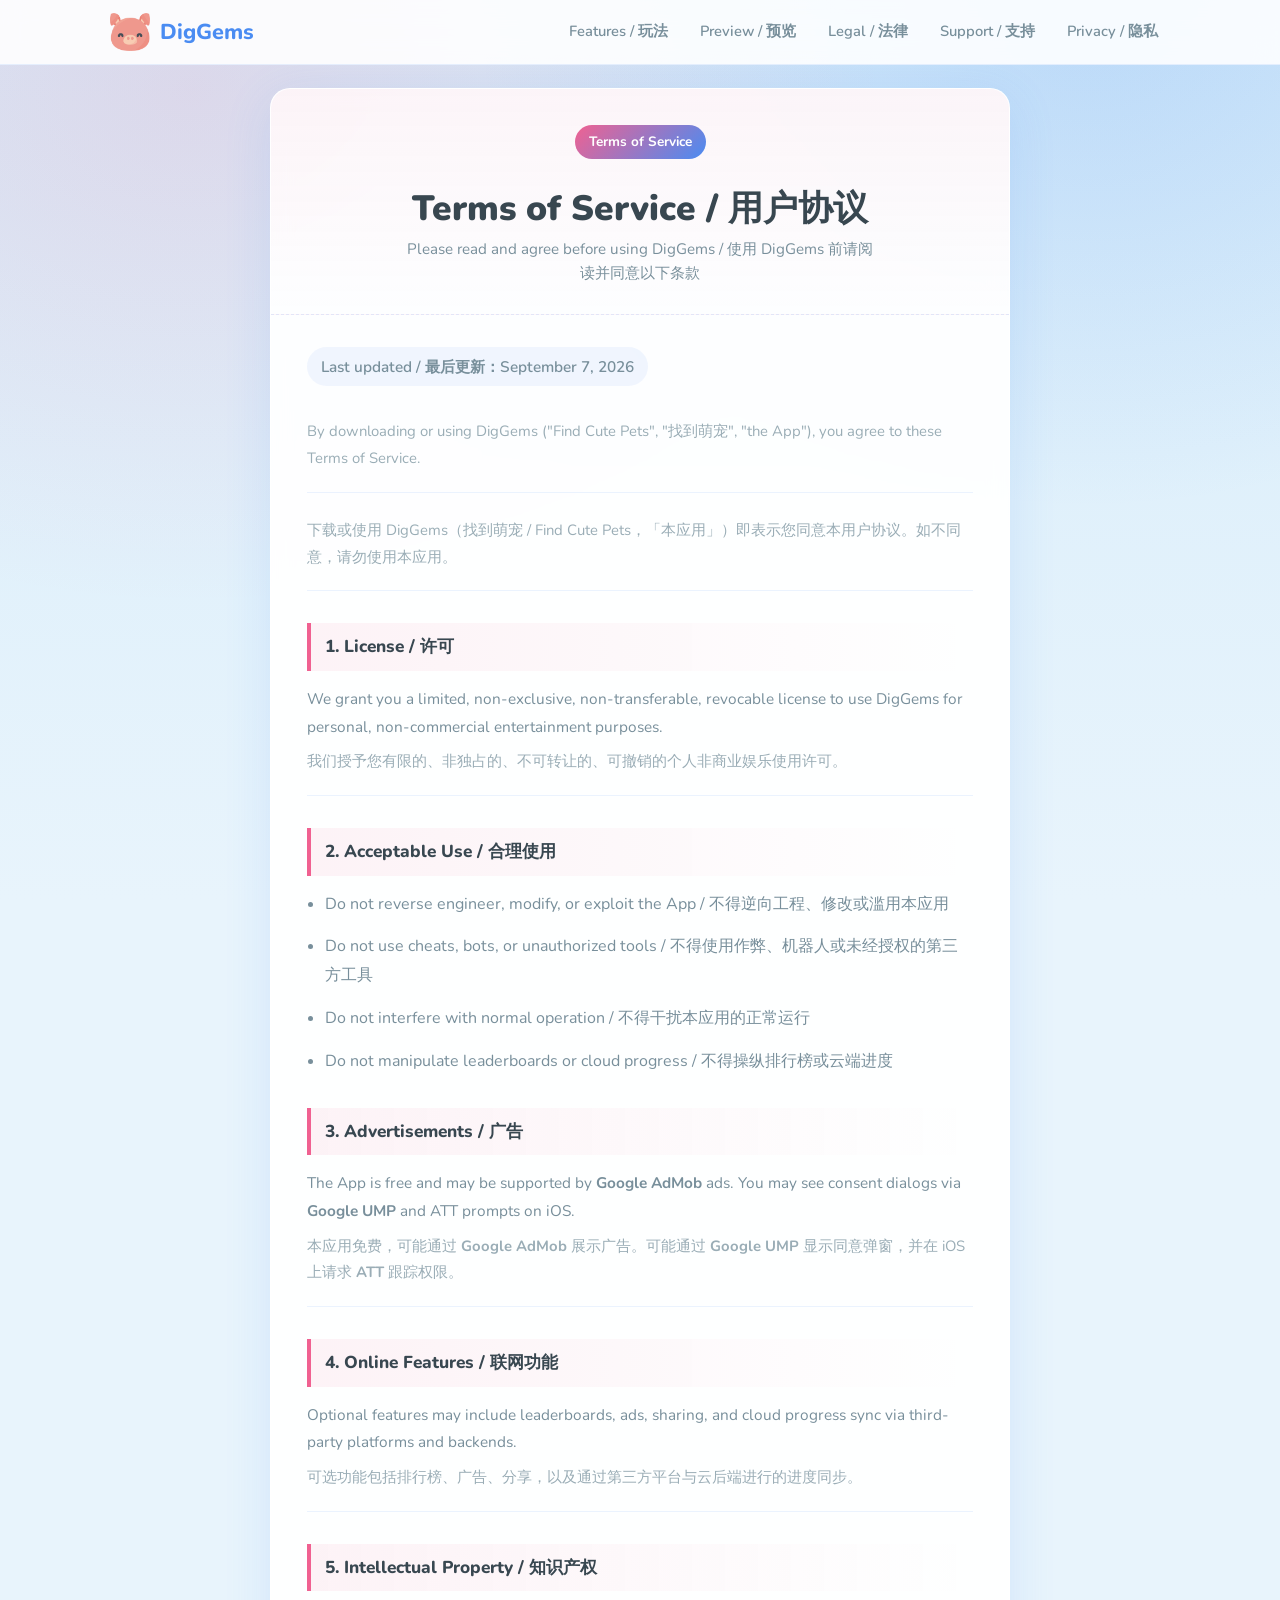
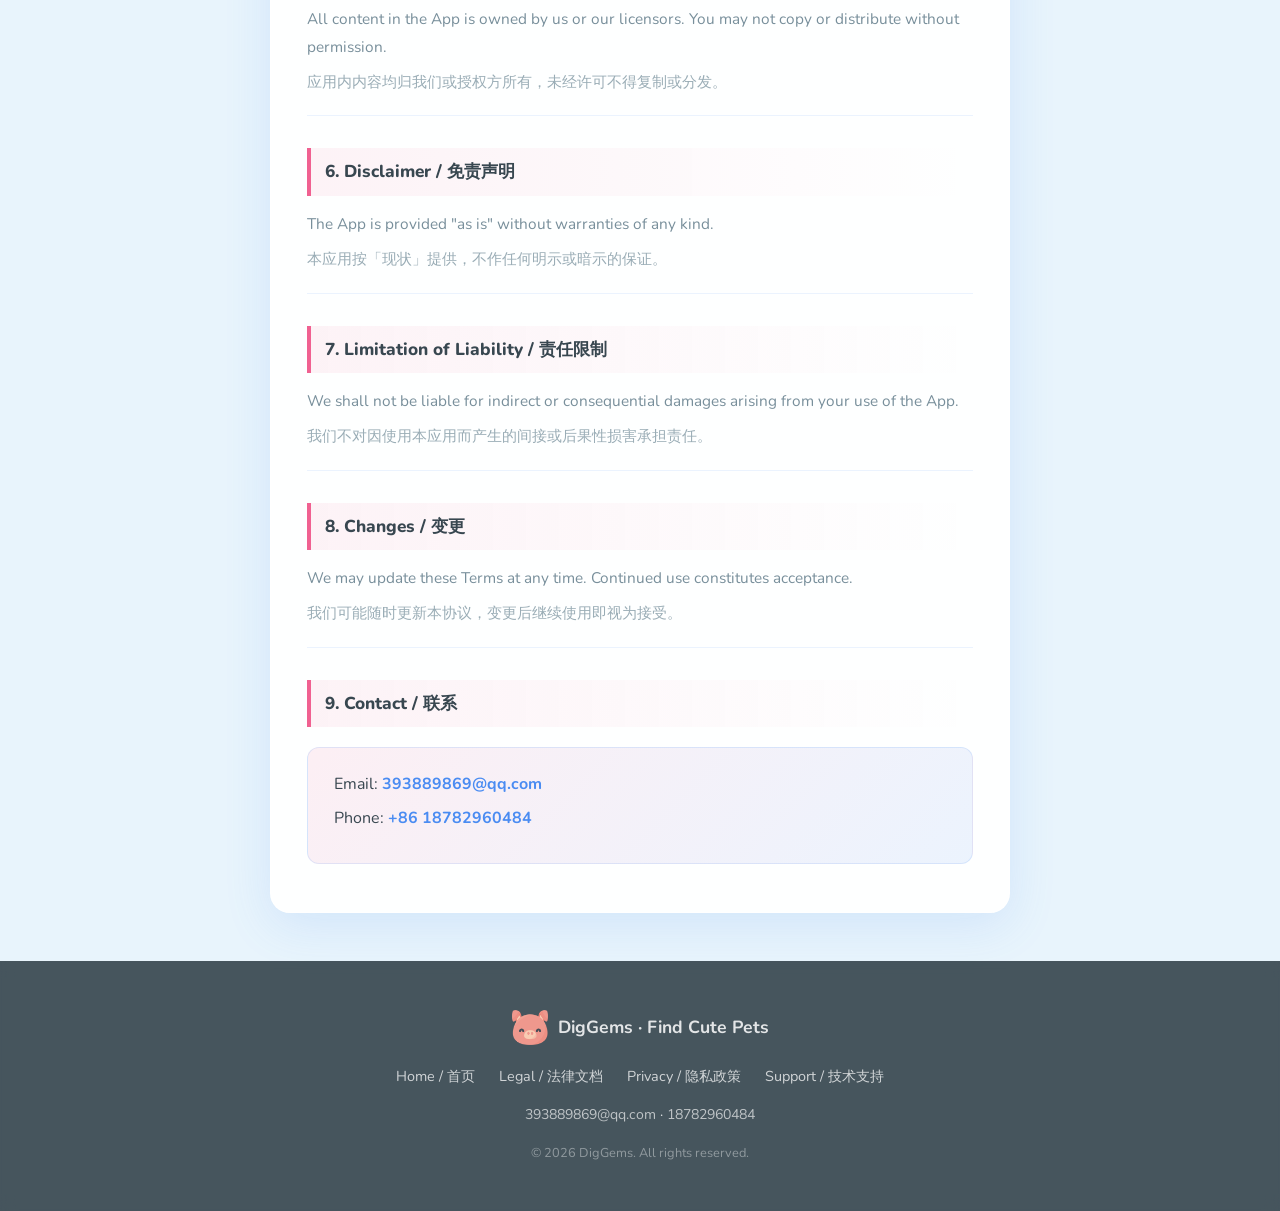
<file: terms.html>
<!DOCTYPE html>
<html lang="zh-CN">
<head>
  <meta charset="UTF-8">
  <meta name="viewport" content="width=device-width, initial-scale=1.0">
  <title>DigGems — Terms of Service</title>
  <link href="https://fonts.googleapis.com/css2?family=Nunito:wght@600;700;800;900&display=swap" rel="stylesheet">
  <link rel="stylesheet" href="game.css">
  <link rel="icon" href="assets/mascot.png">
</head>
<body class="subpage">
  <div class="page-shell">
    <div class="page-bg" aria-hidden="true"></div>
    <header class="site-header">
      <div class="header-inner">
        <a href="index.html" class="logo">
          <img src="assets/mascot.png" alt="DigGems" class="logo-cat">
          <span>DigGems</span>
        </a>
        <nav class="header-nav">
          <a href="index.html#features">Features / 玩法</a>
          <a href="index.html#preview">Preview / 预览</a>
          <a href="legal.html">Legal / 法律</a>
          <a href="support.html">Support / 支持</a>
          <a href="privacy.html">Privacy / 隐私</a>
        </nav>
      </div>
    </header>

    <main class="page-center">
      <article class="page-card">
        <header class="page-card-head">
          <p class="hero-tag">Terms of Service</p>
          <h1>Terms of Service / 用户协议</h1>
          <p class="page-subtitle">Please read and agree before using DigGems / 使用 DigGems 前请阅读并同意以下条款</p>
        </header>
        <div class="page-body">
          <p class="page-meta"><em>Last updated / 最后更新：September 7, 2026</em></p>

          <p>By downloading or using DigGems ("Find Cute Pets", "找到萌宠", "the App"), you agree to these Terms of Service.</p>
          <p>下载或使用 DigGems（找到萌宠 / Find Cute Pets，「本应用」）即表示您同意本用户协议。如不同意，请勿使用本应用。</p>

          <h2>1. License / 许可</h2>
          <p>We grant you a limited, non-exclusive, non-transferable, revocable license to use DigGems for personal, non-commercial entertainment purposes.</p>
          <p>我们授予您有限的、非独占的、不可转让的、可撤销的个人非商业娱乐使用许可。</p>

          <h2>2. Acceptable Use / 合理使用</h2>
          <ul>
            <li>Do not reverse engineer, modify, or exploit the App / 不得逆向工程、修改或滥用本应用</li>
            <li>Do not use cheats, bots, or unauthorized tools / 不得使用作弊、机器人或未经授权的第三方工具</li>
            <li>Do not interfere with normal operation / 不得干扰本应用的正常运行</li>
            <li>Do not manipulate leaderboards or cloud progress / 不得操纵排行榜或云端进度</li>
          </ul>

          <h2>3. Advertisements / 广告</h2>
          <p>The App is free and may be supported by <strong>Google AdMob</strong> ads. You may see consent dialogs via <strong>Google UMP</strong> and ATT prompts on iOS.</p>
          <p>本应用免费，可能通过 <strong>Google AdMob</strong> 展示广告。可能通过 <strong>Google UMP</strong> 显示同意弹窗，并在 iOS 上请求 <strong>ATT</strong> 跟踪权限。</p>

          <h2>4. Online Features / 联网功能</h2>
          <p>Optional features may include leaderboards, ads, sharing, and cloud progress sync via third-party platforms and backends.</p>
          <p>可选功能包括排行榜、广告、分享，以及通过第三方平台与云后端进行的进度同步。</p>

          <h2>5. Intellectual Property / 知识产权</h2>
          <p>All content in the App is owned by us or our licensors. You may not copy or distribute without permission.</p>
          <p>应用内内容均归我们或授权方所有，未经许可不得复制或分发。</p>

          <h2>6. Disclaimer / 免责声明</h2>
          <p>The App is provided "as is" without warranties of any kind.</p>
          <p>本应用按「现状」提供，不作任何明示或暗示的保证。</p>

          <h2>7. Limitation of Liability / 责任限制</h2>
          <p>We shall not be liable for indirect or consequential damages arising from your use of the App.</p>
          <p>我们不对因使用本应用而产生的间接或后果性损害承担责任。</p>

          <h2>8. Changes / 变更</h2>
          <p>We may update these Terms at any time. Continued use constitutes acceptance.</p>
          <p>我们可能随时更新本协议，变更后继续使用即视为接受。</p>

          <h2>9. Contact / 联系</h2>
          <div class="contact-box">
            <p>Email: <a href="mailto:393889869@qq.com">393889869@qq.com</a></p>
            <p>Phone: <a href="tel:+8618782960484">+86 18782960484</a></p>
          </div>
        </div>
      </article>
    </main>

    <footer class="site-footer">
      <div class="footer-inner">
        <div class="footer-brand">
          <img src="assets/mascot.png" alt="" class="footer-cat">
          <span>DigGems · Find Cute Pets</span>
        </div>
        <div class="footer-links">
          <a href="index.html">Home / 首页</a>
          <a href="legal.html">Legal / 法律文档</a>
          <a href="privacy.html">Privacy / 隐私政策</a>
          <a href="support.html">Support / 技术支持</a>
        </div>
        <div class="footer-contact">
          <a href="mailto:393889869@qq.com">393889869@qq.com</a>
          <span>·</span>
          <a href="tel:+8618782960484">18782960484</a>
        </div>
        <p class="footer-copy">&copy; 2026 DigGems. All rights reserved.</p>
      </div>
    </footer>
  </div>
</body>
</html>
</file>
<file: game.css>
*,
*::before,
*::after {
  box-sizing: border-box;
  margin: 0;
  padding: 0;
}

:root {
  --pink: #f06191;
  --sky: #4a8cf2;
  --mint: #5ec8b0;
  --cream: #e8f4fc;
  --text: #384750;
  --text-light: #788f9b;
  --text-muted: #9aadb6;
  --shadow: 0 8px 32px rgba(74, 140, 242, 0.16);
  --radius: 16px;
  --header-h: 60px;
}

html { scroll-behavior: smooth; }

body {
  font-family: "Nunito", "Segoe UI", system-ui, sans-serif;
  color: var(--text);
  background: var(--cream);
  line-height: 1.6;
  overflow-x: hidden;
}

img { max-width: 100%; display: block; }
a { color: var(--sky); text-decoration: none; }

.site-header {
  position: fixed;
  top: 0; left: 0; right: 0;
  z-index: 100;
  background: rgba(255, 255, 255, 0.88);
  backdrop-filter: blur(12px);
  border-bottom: 1px solid rgba(74, 140, 242, 0.12);
}

.header-inner {
  max-width: 1100px;
  margin: 0 auto;
  padding: 12px 20px;
  display: flex;
  align-items: center;
  justify-content: space-between;
  min-height: var(--header-h);
}

.logo {
  display: flex;
  align-items: center;
  gap: 10px;
  font-size: 1.35rem;
  font-weight: 800;
  color: var(--sky);
}

.logo-cat {
  width: 40px;
  height: 40px;
  object-fit: contain;
}

.header-nav {
  display: flex;
  gap: 8px;
  flex-wrap: wrap;
  justify-content: flex-end;
}

.header-nav a {
  font-size: 0.92rem;
  font-weight: 600;
  color: var(--text-light);
  padding: 6px 12px;
  border-radius: 20px;
  transition: color 0.2s, background 0.2s;
}

.header-nav a:hover {
  color: var(--pink);
  background: rgba(240, 97, 145, 0.08);
}

.header-nav a.active {
  color: #fff;
  background: linear-gradient(135deg, var(--pink), var(--sky));
}

.hero {
  position: relative;
  min-height: 100vh;
  display: flex;
  align-items: center;
  padding: 100px 20px 60px;
  overflow: hidden;
}

.hero-bg {
  position: absolute;
  inset: 0;
  background:
    radial-gradient(ellipse at 20% 20%, rgba(240, 97, 145, 0.22), transparent 50%),
    radial-gradient(ellipse at 80% 10%, rgba(74, 140, 242, 0.28), transparent 45%),
    radial-gradient(ellipse at 50% 90%, rgba(94, 200, 176, 0.2), transparent 40%),
    linear-gradient(180deg, #d6ecfa 0%, var(--cream) 100%);
  z-index: 0;
}

.hero-content {
  position: relative;
  z-index: 1;
  max-width: 1100px;
  margin: 0 auto;
  width: 100%;
  display: grid;
  grid-template-columns: 1fr 1fr;
  gap: 40px;
  align-items: center;
}

.hero-tag {
  display: inline-block;
  background: linear-gradient(135deg, var(--pink), var(--sky));
  color: #fff;
  font-size: 0.85rem;
  font-weight: 700;
  padding: 6px 14px;
  border-radius: 20px;
  margin-bottom: 16px;
}

.hero-text h1 {
  font-size: clamp(2.1rem, 5vw, 3.3rem);
  font-weight: 900;
  line-height: 1.15;
  margin-bottom: 20px;
}

.highlight {
  background: linear-gradient(135deg, var(--pink), var(--mint));
  -webkit-background-clip: text;
  -webkit-text-fill-color: transparent;
  background-clip: text;
}

.hero-desc {
  font-size: 1.05rem;
  color: var(--text-light);
  max-width: 480px;
  margin-bottom: 16px;
}

.hero-actions {
  display: flex;
  gap: 14px;
  flex-wrap: wrap;
  margin-top: 12px;
}

.btn {
  display: inline-flex;
  align-items: center;
  justify-content: center;
  padding: 12px 24px;
  border-radius: 28px;
  font-weight: 700;
  font-size: 0.95rem;
  transition: transform 0.2s, box-shadow 0.2s;
}

.btn:hover { transform: translateY(-2px); }

.btn-primary {
  background: linear-gradient(135deg, var(--pink), var(--sky));
  color: #fff;
  box-shadow: var(--shadow);
}

.btn-secondary {
  background: #fff;
  color: var(--sky);
  border: 2px solid rgba(74, 140, 242, 0.3);
}

.btn-lg { padding: 14px 32px; font-size: 1rem; }
.btn-disabled {
  opacity: 0.65;
  pointer-events: none;
}

.hero-mascot {
  position: relative;
  display: flex;
  flex-direction: column;
  align-items: center;
}

.cat-float {
  width: min(220px, 50vw);
  animation: float 3s ease-in-out infinite;
  filter: drop-shadow(0 12px 24px rgba(74, 140, 242, 0.25));
}

@keyframes float {
  0%, 100% { transform: translateY(0); }
  50% { transform: translateY(-12px); }
}

.hero-demo-grid {
  display: grid;
  grid-template-columns: repeat(3, 64px);
  gap: 8px;
  margin-top: 8px;
}

.demo-cell {
  width: 64px;
  height: 64px;
  border-radius: 12px;
  display: flex;
  align-items: center;
  justify-content: center;
  animation: pop-in 0.6s ease backwards;
  animation-delay: calc(var(--cell) * 0.1s);
  box-shadow: 0 4px 12px rgba(0,0,0,0.08);
}

.demo-cell img {
  width: 70%;
  height: 70%;
  object-fit: contain;
}

.demo-cell .mark-x {
  font-weight: 900;
  font-size: 1.4rem;
  color: rgba(56, 71, 80, 0.45);
}

@keyframes pop-in {
  from { opacity: 0; transform: scale(0.5); }
  to { opacity: 1; transform: scale(1); }
}

.section {
  max-width: 1100px;
  margin: 0 auto;
  padding: 72px 20px;
}

.section-title {
  text-align: center;
  font-size: clamp(1.6rem, 3vw, 2rem);
  font-weight: 800;
  margin-bottom: 40px;
}

.feature-grid {
  display: grid;
  grid-template-columns: repeat(3, 1fr);
  gap: 24px;
}

.feature-card {
  background: #fff;
  border-radius: var(--radius);
  padding: 32px 24px;
  text-align: center;
  box-shadow: var(--shadow);
  transition: transform 0.2s;
}

.feature-card:hover { transform: translateY(-4px); }

.feature-icon {
  height: 80px;
  display: flex;
  align-items: center;
  justify-content: center;
  gap: 6px;
  margin-bottom: 16px;
}

.feature-icon img {
  height: 52px;
  width: auto;
  object-fit: contain;
}

.feature-card h3 { font-size: 1.15rem; margin-bottom: 8px; }
.feature-card p { font-size: 0.92rem; color: var(--text-light); }

.preview { text-align: center; }

.preview-board {
  display: inline-flex;
  flex-direction: column;
  gap: 8px;
  margin-bottom: 36px;
  padding: 16px;
  background: #fff;
  border-radius: 16px;
  box-shadow: var(--shadow);
}

.board-row { display: flex; gap: 8px; }

.board-cell {
  width: 56px;
  height: 56px;
  border-radius: 10px;
  display: flex;
  align-items: center;
  justify-content: center;
  position: relative;
}

.board-cell img {
  width: 65%;
  height: 65%;
  object-fit: contain;
}

.board-cell .mark-x {
  font-weight: 900;
  color: rgba(56, 71, 80, 0.4);
  font-size: 1.2rem;
}

.board-cell.highlight {
  outline: 3px solid var(--pink);
  animation: pulse 2s ease infinite;
}

@keyframes pulse {
  0%, 100% { filter: brightness(1); }
  50% { filter: brightness(1.08) drop-shadow(0 0 8px rgba(240, 97, 145, 0.45)); }
}

.howto-steps {
  list-style: none;
  max-width: 560px;
  margin: 0 auto;
  text-align: left;
}

.howto-steps li {
  padding: 12px 0;
  border-bottom: 1px dashed rgba(74, 140, 242, 0.2);
  color: var(--text-light);
}

.howto-steps strong { color: var(--sky); }

.download-card {
  background: linear-gradient(135deg, rgba(240, 97, 145, 0.12), rgba(74, 140, 242, 0.12));
  border-radius: 24px;
  padding: 48px;
  display: flex;
  align-items: center;
  gap: 40px;
  box-shadow: var(--shadow);
}

.download-cat { width: 120px; flex-shrink: 0; }
.download-card h2 { font-size: 1.75rem; margin-bottom: 8px; }
.download-card p { color: var(--text-light); margin-bottom: 20px; }
.download-note { font-size: 0.85rem !important; margin-top: 12px !important; margin-bottom: 0 !important; }

.site-footer {
  background: var(--text);
  color: rgba(255, 255, 255, 0.85);
  padding: 48px 20px;
}

.footer-inner {
  max-width: 1100px;
  margin: 0 auto;
  text-align: center;
}

.footer-brand {
  display: flex;
  align-items: center;
  justify-content: center;
  gap: 10px;
  font-weight: 700;
  font-size: 1.1rem;
  margin-bottom: 20px;
}

.footer-cat { width: 36px; height: 36px; object-fit: contain; }

.footer-links {
  display: flex;
  justify-content: center;
  gap: 24px;
  flex-wrap: wrap;
  margin-bottom: 16px;
}

.footer-links a { color: rgba(255, 255, 255, 0.75); font-size: 0.9rem; }
.footer-links a:hover { color: var(--pink); }

.footer-contact { font-size: 0.88rem; margin-bottom: 16px; }
.footer-contact a { color: rgba(255, 255, 255, 0.65); }
.footer-copy { font-size: 0.8rem; color: rgba(255, 255, 255, 0.4); }

@media (max-width: 768px) {
  .hero-content { grid-template-columns: 1fr; text-align: center; }
  .hero-desc { margin-left: auto; margin-right: auto; }
  .hero-actions { justify-content: center; }
  .hero-mascot { order: -1; }
  .feature-grid { grid-template-columns: 1fr; }
  .download-card { flex-direction: column; text-align: center; padding: 32px 24px; }
}

body.subpage { background: var(--cream); }

.page-shell {
  position: relative;
  min-height: 100vh;
  display: flex;
  flex-direction: column;
}

.page-bg {
  position: fixed;
  inset: 0;
  background:
    radial-gradient(ellipse at 15% 10%, rgba(240, 97, 145, 0.15), transparent 45%),
    radial-gradient(ellipse at 85% 0%, rgba(74, 140, 242, 0.2), transparent 40%),
    linear-gradient(180deg, #d6ecfa 0%, var(--cream) 100%);
  z-index: 0;
  pointer-events: none;
}

.page-center {
  position: relative;
  z-index: 1;
  flex: 1;
  width: 100%;
  max-width: 780px;
  margin: 0 auto;
  padding: calc(var(--header-h) + 28px) 20px 48px;
}

.page-card {
  background: rgba(255, 255, 255, 0.94);
  backdrop-filter: blur(10px);
  border-radius: 20px;
  box-shadow: 0 12px 48px rgba(74, 140, 242, 0.14);
  border: 1px solid rgba(255, 255, 255, 0.8);
  overflow: hidden;
}

.page-card-head {
  text-align: center;
  padding: 36px 36px 28px;
  background: linear-gradient(180deg, rgba(240, 97, 145, 0.06), transparent);
  border-bottom: 1px dashed rgba(74, 140, 242, 0.15);
}

.page-card-head h1 {
  font-size: clamp(1.6rem, 4vw, 2.2rem);
  font-weight: 900;
  margin: 12px 0 8px;
  line-height: 1.2;
}

.page-subtitle {
  font-size: 0.95rem;
  color: var(--text-light);
  max-width: 480px;
  margin: 0 auto;
}

.page-body { padding: 32px 36px 40px; }

.page-body > p {
  font-size: 0.96rem;
  line-height: 1.8;
  color: var(--text-light);
}

.page-body > p + p:not(.page-meta) {
  margin-top: 8px;
  margin-bottom: 24px;
  padding-bottom: 20px;
  border-bottom: 1px solid rgba(74, 140, 242, 0.1);
  color: var(--text-muted);
  font-size: 0.93rem;
}

.page-body h2 {
  font-size: 1.08rem;
  font-weight: 800;
  margin: 32px 0 14px;
  padding: 10px 0 10px 14px;
  border-left: 4px solid var(--pink);
  background: linear-gradient(90deg, rgba(240, 97, 145, 0.08), transparent);
  border-radius: 0 8px 8px 0;
}

.page-body ul { padding-left: 1.1rem; margin: 8px 0 20px; }
.page-body li { color: var(--text-light); margin-bottom: 14px; line-height: 1.8; }
.page-body li strong { color: var(--sky); }
.page-body code {
  background: rgba(74, 140, 242, 0.08);
  color: var(--sky);
  padding: 2px 8px;
  border-radius: 6px;
  font-size: 0.88em;
}

.page-meta {
  display: inline-block;
  font-size: 0.85rem;
  color: var(--sky);
  background: rgba(74, 140, 242, 0.08);
  padding: 6px 14px;
  border-radius: 20px;
  margin-bottom: 24px;
}

.page-meta em { font-style: normal; font-weight: 600; }

.contact-box {
  background: linear-gradient(135deg, rgba(240, 97, 145, 0.1), rgba(74, 140, 242, 0.1));
  border-radius: 12px;
  padding: 24px 26px;
  margin: 20px 0 8px;
  border: 1px solid rgba(74, 140, 242, 0.15);
}

.contact-box p { margin-bottom: 8px !important; padding-bottom: 0 !important; border-bottom: none !important; }
.contact-box a { font-weight: 700; color: var(--sky); }

.doc-list { list-style: none; padding: 0; margin: 0 0 24px; }
.doc-list li { margin-bottom: 12px; }
.doc-list a {
  display: block;
  padding: 16px 18px;
  background: linear-gradient(135deg, rgba(240, 97, 145, 0.06), rgba(74, 140, 242, 0.06));
  border-radius: 12px;
  font-weight: 700;
  color: var(--sky);
  border: 1px solid rgba(74, 140, 242, 0.12);
  transition: transform 0.2s, box-shadow 0.2s;
}
.doc-list a:hover {
  transform: translateY(-2px);
  box-shadow: var(--shadow);
  color: var(--pink);
}

.faq-list { list-style: none; padding: 0; }
.faq-list li {
  padding: 18px 0;
  border-bottom: 1px dashed rgba(74, 140, 242, 0.15);
  line-height: 1.75;
}
.faq-list li:last-child { border-bottom: none; }
.faq-list strong { color: var(--sky); }

.support-intro {
  display: flex;
  align-items: flex-start;
  gap: 24px;
  margin-bottom: 28px;
  padding-bottom: 24px;
  border-bottom: 1px dashed rgba(74, 140, 242, 0.15);
}

.support-intro p {
  border-bottom: none !important;
  margin-bottom: 12px !important;
  padding-bottom: 0 !important;
}

.support-cat {
  width: 88px;
  flex-shrink: 0;
  filter: drop-shadow(0 4px 12px rgba(74, 140, 242, 0.2));
}

.url-box {
  background: rgba(74, 140, 242, 0.06);
  border-radius: 10px;
  padding: 16px 18px;
  margin-bottom: 12px;
  font-size: 0.92rem;
  border: 1px solid rgba(74, 140, 242, 0.1);
}

.url-box a { word-break: break-all; }

body.subpage .site-footer {
  position: relative;
  z-index: 1;
  margin-top: auto;
  background: rgba(56, 71, 80, 0.92);
  backdrop-filter: blur(8px);
}

@media (max-width: 768px) {
  .page-center { padding: calc(var(--header-h) + 16px) 14px 32px; }
  .page-card-head { padding: 28px 20px 22px; }
  .page-body { padding: 24px 20px 32px; }
  .support-intro { flex-direction: column; align-items: center; text-align: center; }
}
</file>
